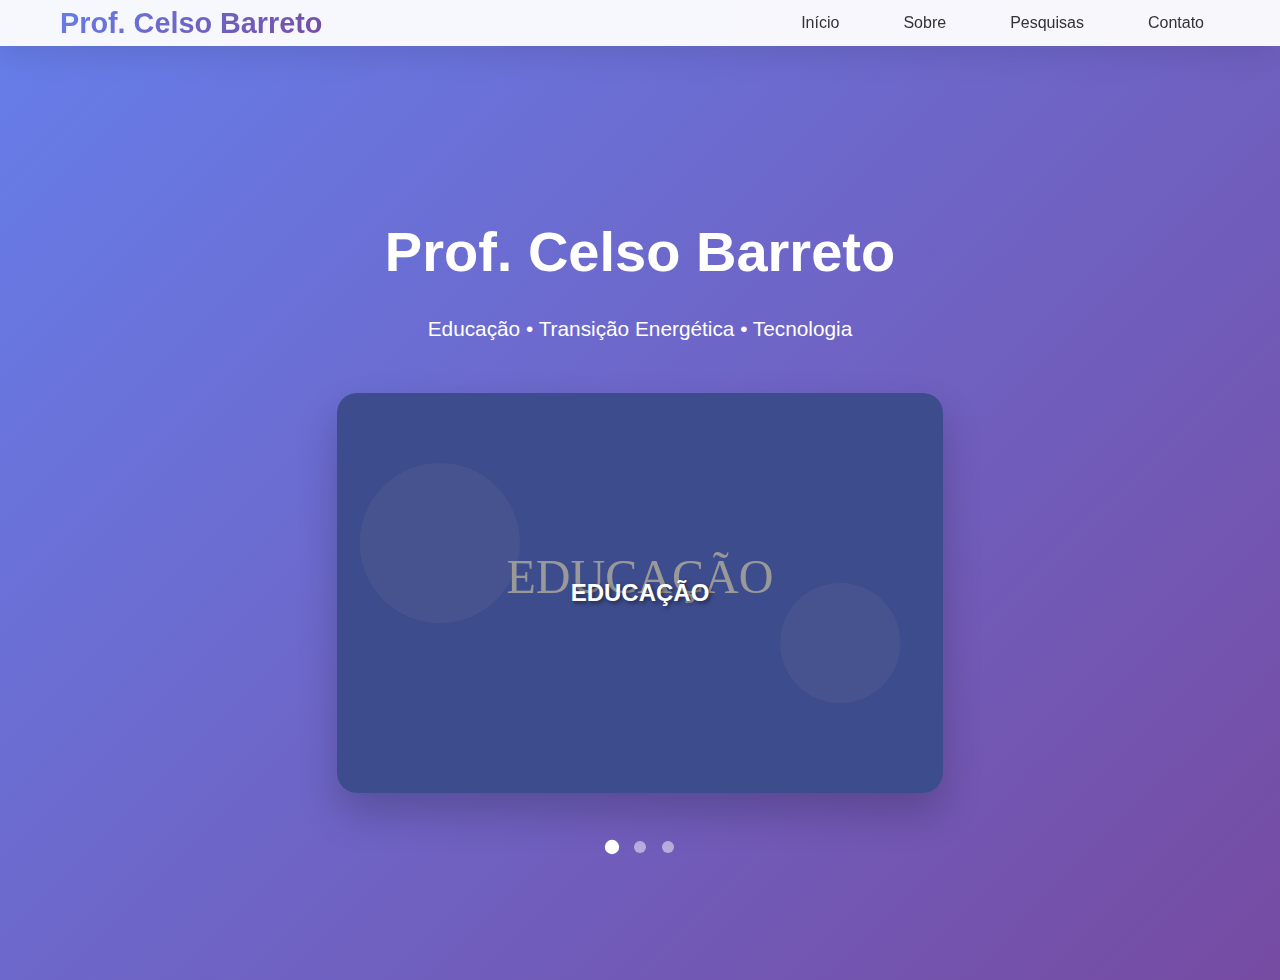
<file: index.html>
<!DOCTYPE html>
<html lang="pt-BR">
<head>
    <meta charset="UTF-8">
    <meta name="viewport" content="width=device-width, initial-scale=1.0">
    <title>Prof. Celso Barreto</title>
    <link rel="stylesheet" href="inicio.css">
    
</head>
<body>
    <header>
        <nav class="container">
            <div class="logo">Prof. Celso Barreto</div>
            <ul class="nav-links">
                <li><a href="index.html">Início</a></li>
                <li><a href="sobre.html">Sobre</a></li>
                <li><a href="pesquisa.html">Pesquisas</a></li>
                <li><a href="contato.html">Contato</a></li>
            </ul>
            <div class="menu-toggle" onclick="toggleMenu()">
                <span></span>
                <span></span>
                <span></span>
            </div>
        </nav>
    </header>


    <main>
        <section id="home">
            <div class="container">
                <div class="hero-content">
                    <h1>Prof. Celso Barreto</h1>
                    <p>Educação • Transição Energética • Tecnologia</p>
                    
                    <div class="carousel-container">
                        <div class="carousel" id="carousel">
                            <div class="carousel-slide slide1"><div>EDUCAÇÃO</div></div>
                            <div class="carousel-slide slide2"><div>TRANSIÇÃO ENERGÉTICA</div></div>
                            <div class="carousel-slide slide3"><div>TECNOLOGIA</div></div>
                        </div>
                    </div>
                    
                    <div class="carousel-nav">
                        <div class="carousel-dot active" onclick="goToSlide(0)"></div>
                        <div class="carousel-dot" onclick="goToSlide(1)"></div>
                        <div class="carousel-dot" onclick="goToSlide(2)"></div>
                    </div>
                </div>
            </div>
        </section>
    </main>

    <script>
        function toggleMenu() {
            document.querySelector('.nav-links').classList.toggle('active');
            document.querySelector('.menu-toggle').classList.toggle('active');
        }
        
        let currentSlide = 0;
        const slides = document.querySelectorAll('.carousel-slide');
        const dots = document.querySelectorAll('.carousel-dot');
        
        function goToSlide(index) {
            currentSlide = index;
            document.getElementById('carousel').style.transform = `translateX(-${index * 100}%)`;
            dots.forEach((dot, i) => dot.classList.toggle('active', i === index));
        }
        
        function nextSlide() {
            currentSlide = (currentSlide + 1) % slides.length;
            goToSlide(currentSlide);
        }
        
        setInterval(nextSlide, 5000);
        
        window.addEventListener('resize', () => {
            if (window.innerWidth > 768) {
                document.querySelector('.nav-links').classList.remove('active');
                document.querySelector('.menu-toggle').classList.remove('active');
            }
        });
        
        let lastScroll = 0;
        window.addEventListener('scroll', () => {
            const header = document.querySelector('header');
            const currentScroll = window.pageYOffset;
            
            if (currentScroll > lastScroll && currentScroll > 100) {
                header.style.transform = 'translateY(-100%)';
            } else {
                header.style.transform = 'translateY(0)';
            }
            
            lastScroll = currentScroll;
        });
    </script>
</body>
</html>
</file>
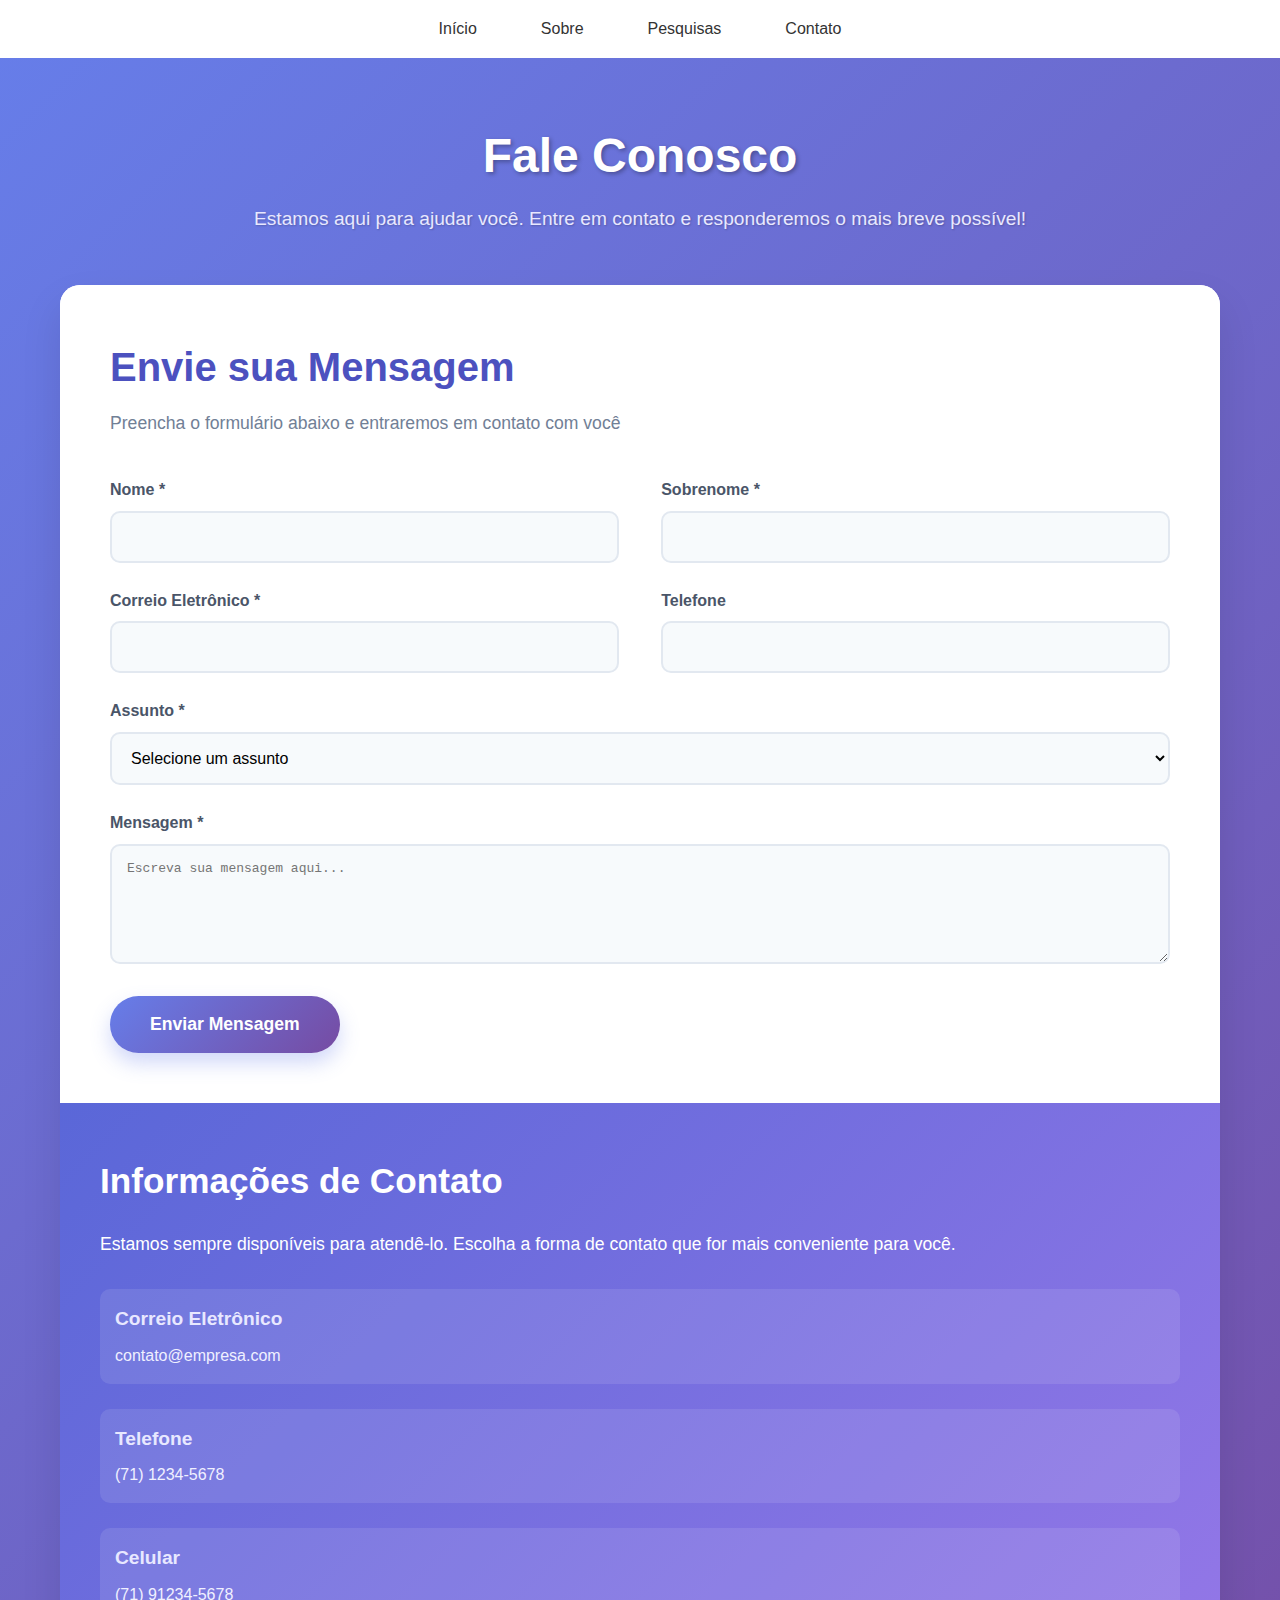
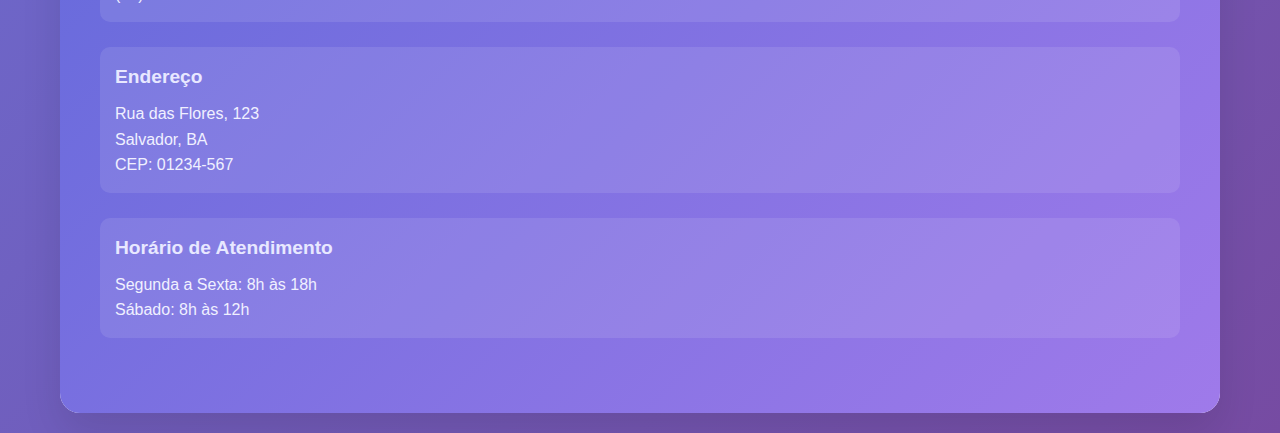
<file: contato.html>
<!DOCTYPE html>
<html lang="pt-BR">
<head>
    <meta charset="UTF-8">
    <meta name="viewport" content="width=device-width, initial-scale=1.0">
       <title>Prof. Celso Barreto</title>
    <link rel="stylesheet" href="contato.css">
   
</head>
<body>
 
    <nav>
        <ul class="nav-list">
            <li><a href="index.html">Início</a></li>
            <li><a href="sobre.html">Sobre</a></li>
            <li><a href="pesquisa.html">Pesquisas</a></li>
            <li><a href="contato.html">Contato</a></li>
        </ul>
    </nav>




    <div class="recipiente">
        <div class="cabecalho">
            <h1>Fale Conosco</h1>
            <p>Estamos aqui para ajudar você. Entre em contato e responderemos o mais breve possível!</p>
        </div>

        <div class="conteudo-principal">
            <div class="secao-formulario">
                <h2 class="titulo-formulario">Envie sua Mensagem</h2>
                <p class="subtitulo-formulario">Preencha o formulário abaixo e entraremos em contato com você</p>
                
                <form>
                    <div class="linha-formulario">
                        <div class="coluna-formulario">
                            <div class="grupo-formulario">
                                <label for="nome">Nome *</label>
                                <input type="text" id="nome" name="nome" required>
                            </div>
                        </div>
                        <div class="coluna-formulario">
                            <div class="grupo-formulario">
                                <label for="sobrenome">Sobrenome *</label>
                                <input type="text" id="sobrenome" name="sobrenome" required>
                            </div>
                        </div>
                    </div>

                    <div class="linha-formulario">
                        <div class="coluna-formulario">
                            <div class="grupo-formulario">
                                <label for="email">Correio Eletrônico *</label>
                                <input type="email" id="email" name="email" required>
                            </div>
                        </div>
                        <div class="coluna-formulario">
                            <div class="grupo-formulario">
                                <label for="telefone">Telefone</label>
                                <input type="tel" id="telefone" name="telefone">
                            </div>
                        </div>
                    </div>

                    <div class="grupo-formulario">
                        <label for="assunto">Assunto *</label>
                        <select id="assunto" name="assunto" required>
                            <option value="">Selecione um assunto</option>
                            <option value="geral">Informações Gerais</option>
                            <option value="suporte">Suporte Técnico</option>
                            <option value="vendas">Vendas</option>
                            <option value="parcerias">Parcerias</option>
                            <option value="outros">Outros</option>
                        </select>
                    </div>

                    <div class="grupo-formulario">
                        <label for="mensagem">Mensagem *</label>
                        <textarea id="mensagem" name="mensagem" placeholder="Escreva sua mensagem aqui..." required></textarea>
                    </div>

                    <button type="submit" class="botao-enviar">Enviar Mensagem</button>
                </form>
            </div>

            <div class="secao-informacoes">
                <h2 class="titulo-informacoes">Informações de Contato</h2>
                <p class="texto-informacoes">Estamos sempre disponíveis para atendê-lo. Escolha a forma de contato que for mais conveniente para você.</p>
                
                <div class="item-contato">
                    <h3>Correio Eletrônico</h3>
                    <p>contato@empresa.com</p>
                </div>
                
                <div class="item-contato">
                    <h3>Telefone</h3>
                    <p>(71) 1234-5678</p>
                </div>
                
                <div class="item-contato">
                    <h3>Celular</h3>
                    <p>(71) 91234-5678</p>
                </div>
                
                <div class="item-contato">
                    <h3>Endereço</h3>
                    <p>Rua das Flores, 123<br>Salvador, BA<br>CEP: 01234-567</p>
                </div>
                
                <div class="item-contato">
                    <h3>Horário de Atendimento</h3>
                    <p>Segunda a Sexta: 8h às 18h<br>Sábado: 8h às 12h</p>
                </div>
            </div>
        </div>
    </div>
</body>
</html>
</file>
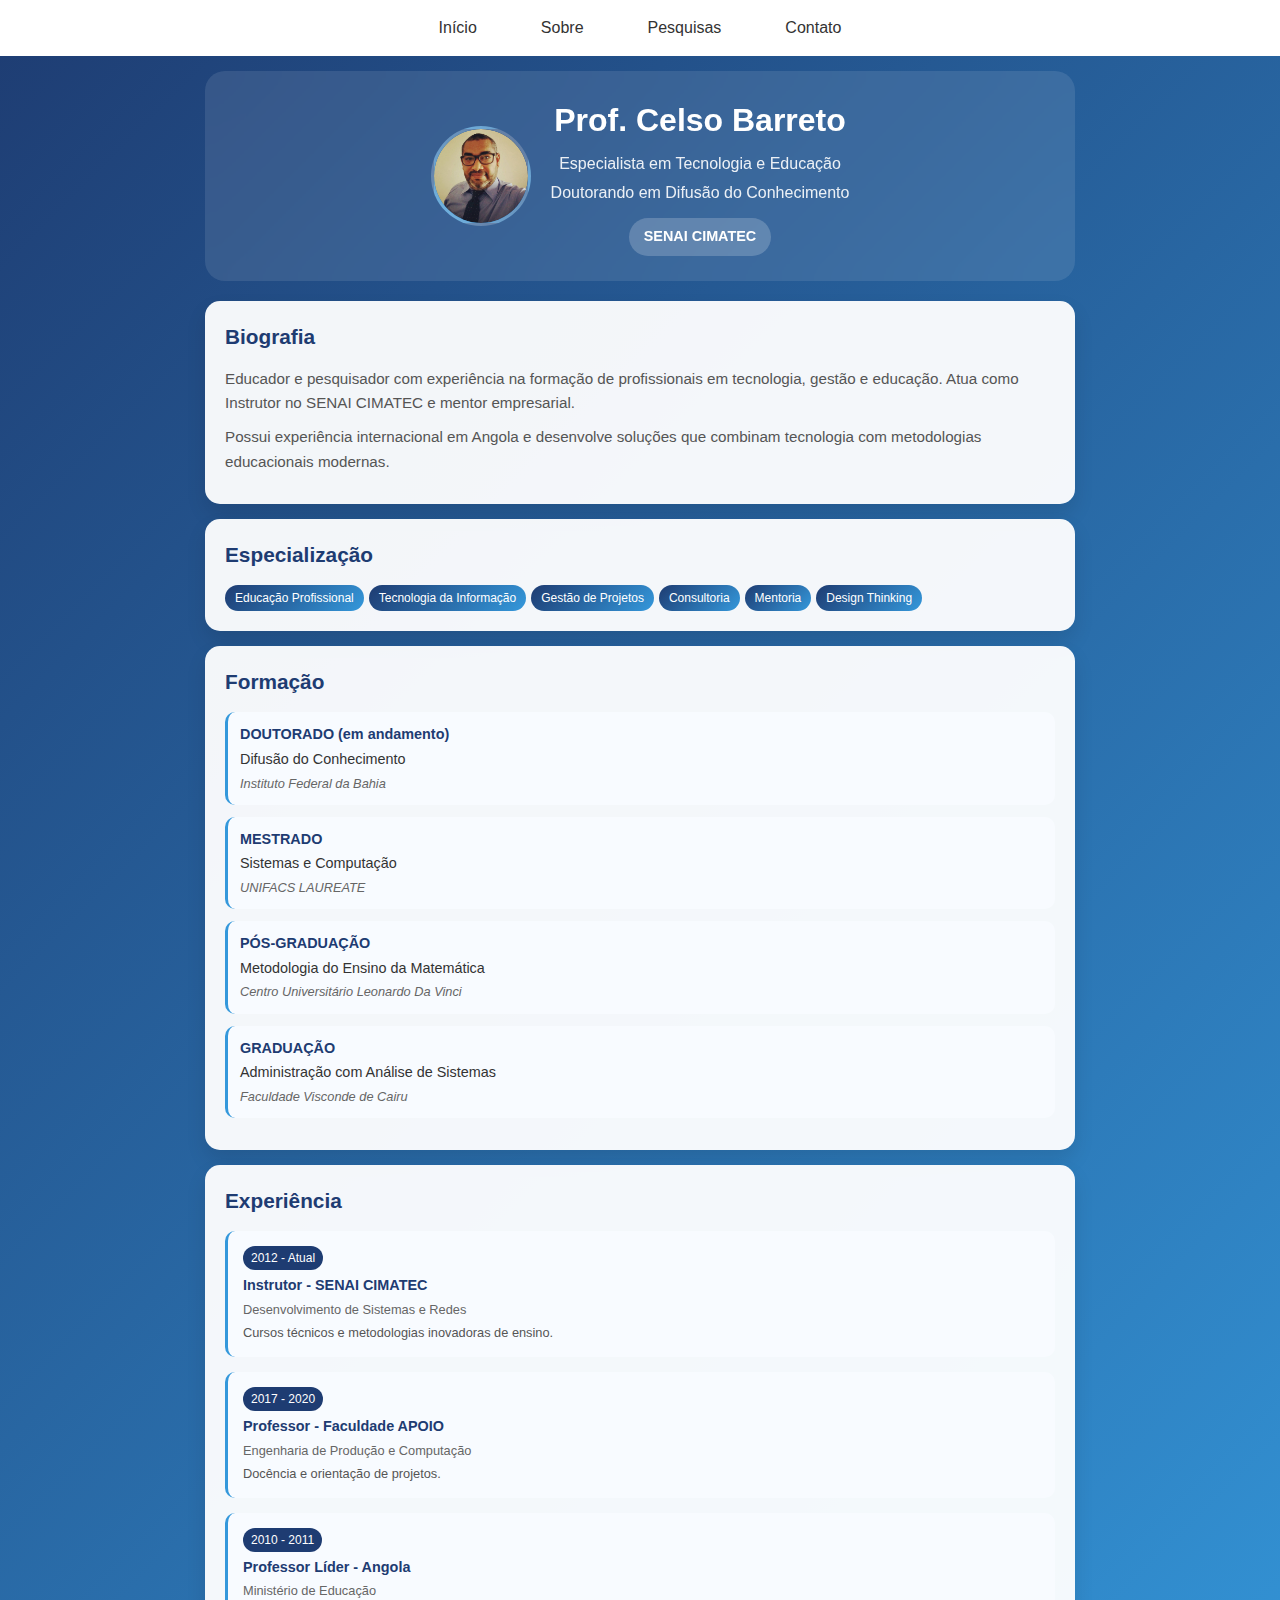
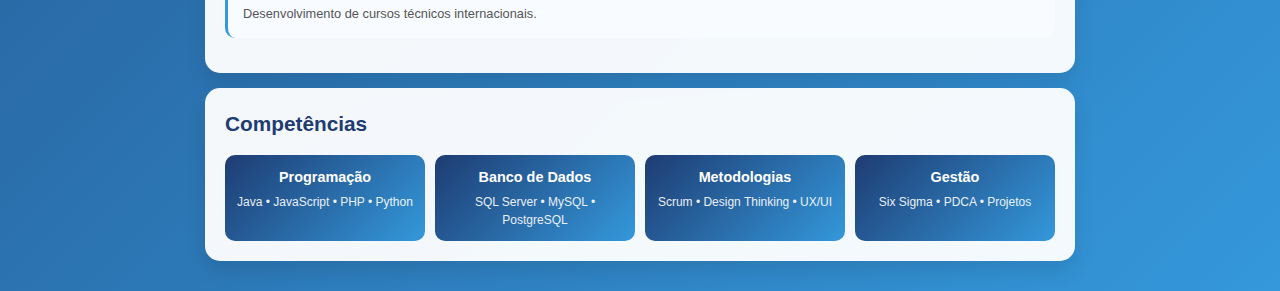
<file: sobre.html>
<html lang="pt-BR">
<head>
    <meta charset="UTF-8">
    <meta name="viewport" content="width=device-width, initial-scale=1.0">
    <title>Prof. Celso Barreto</title>
    <link rel="stylesheet" href="sobre.css">
</head>
<body>

 <nav>
        <ul class="nav-list">
            <li><a href="index.html">Início</a></li>
            <li><a href="sobre.html">Sobre</a></li>
            <li><a href="pesquisa.html">Pesquisas</a></li>
            <li><a href="contato.html">Contato</a></li>
        </ul>
    </nav>

    <div class="container">
   
        <header class="header">
            <div class="profile">
                <div class="photo"><img src="img/celso.png" alt="Prof. Celso Barreto"></div>
                <div class="info">
                    <h1>Prof. Celso Barreto</h1>
                    <p>Especialista em Tecnologia e Educação</p>
                    <p>Doutorando em Difusão do Conhecimento</p>
                    <div class="institution">SENAI CIMATEC</div>
                </div>
            </div>
        </header>

        
        <section class="section">
            <h2>Biografia</h2>
            <div class="bio">
                <p>Educador e pesquisador com experiência na formação de profissionais em tecnologia, gestão e educação. Atua como Instrutor no SENAI CIMATEC e mentor empresarial.</p>
                <p>Possui experiência internacional em Angola e desenvolve soluções que combinam tecnologia com metodologias educacionais modernas.</p>
            </div>
        </section>

       
        <section class="section">
            <h2>Especialização</h2>
            <div class="badges">
                <div class="badge">Educação Profissional</div>
                <div class="badge">Tecnologia da Informação</div>
                <div class="badge">Gestão de Projetos</div>
                <div class="badge">Consultoria</div>
                <div class="badge">Mentoria</div>
                <div class="badge">Design Thinking</div>
            </div>
        </section>

     
        <section class="section">
            <h2> Formação</h2>
            <div class="education-item">
                <div class="degree">DOUTORADO (em andamento)</div>
                <div class="course">Difusão do Conhecimento</div>
                <div class="school">Instituto Federal da Bahia</div>
            </div>
            <div class="education-item">
                <div class="degree">MESTRADO</div>
                <div class="course">Sistemas e Computação</div>
                <div class="school">UNIFACS LAUREATE</div>
            </div>
            <div class="education-item">
                <div class="degree">PÓS-GRADUAÇÃO</div>
                <div class="course">Metodologia do Ensino da Matemática</div>
                <div class="school">Centro Universitário Leonardo Da Vinci</div>
            </div>
            <div class="education-item">
                <div class="degree">GRADUAÇÃO</div>
                <div class="course">Administração com Análise de Sistemas</div>
                <div class="school">Faculdade Visconde de Cairu</div>
            </div>
        </section>

     
        <section class="section">
            <h2>Experiência</h2>
            <div class="timeline-item">
                <div class="period">2012 - Atual</div>
                <div class="position">Instrutor - SENAI CIMATEC</div>
                <div class="company">Desenvolvimento de Sistemas e Redes</div>
                <div class="description">Cursos técnicos e metodologias inovadoras de ensino.</div>
            </div>
            <div class="timeline-item">
                <div class="period">2017 - 2020</div>
                <div class="position">Professor - Faculdade APOIO</div>
                <div class="company">Engenharia de Produção e Computação</div>
                <div class="description">Docência e orientação de projetos.</div>
            </div>
            <div class="timeline-item">
                <div class="period">2010 - 2011</div>
                <div class="position">Professor Líder - Angola</div>
                <div class="company">Ministério de Educação</div>
                <div class="description">Desenvolvimento de cursos técnicos internacionais.</div>
            </div>
        </section>

        
        <section class="section">
            <h2> Competências</h2>
            <div class="skills">
                <div class="skill">
                    <div class="skill-title">Programação</div>
                    <div class="skill-list">Java • JavaScript • PHP • Python</div>
                </div>
                <div class="skill">
                    <div class="skill-title">Banco de Dados</div>
                    <div class="skill-list">SQL Server • MySQL • PostgreSQL</div>
                </div>
                <div class="skill">
                    <div class="skill-title">Metodologias</div>
                    <div class="skill-list">Scrum • Design Thinking • UX/UI</div>
                </div>
                <div class="skill">
                    <div class="skill-title">Gestão</div>
                    <div class="skill-list">Six Sigma • PDCA • Projetos</div>
                </div>
            </div>
        </section>
    </div>
</body>
</html>
</file>
<file: inicio.css>
* { margin: 0; padding: 0; box-sizing: border-box; }
        
        body {
            font-family: 'Inter', -apple-system, BlinkMacSystemFont, sans-serif;
            line-height: 1.6;
            color: #333;
            background: linear-gradient(135deg, #667eea 0%, #764ba2 100%);
            min-height: 100vh;
        }
        
        .container { max-width: 1200px; margin: 0 auto; padding: 0 20px; }
        
     
        header {
            background: rgba(255, 255, 255, 0.95);
            backdrop-filter: blur(20px);
            box-shadow: 0 8px 32px rgba(0, 0, 0, 0.1);
            position: fixed;
            top: 0;
            width: 100%;
            z-index: 1000;
            transition: all 0.3s ease;
        }
        
        nav {
            display: flex;
            justify-content: space-between;
            align-items: center;
            padding: 1rem 0;
        }
        
        .logo {
            font-size: 1.8rem;
            font-weight: 700;
            background: linear-gradient(135deg, #667eea, #764ba2);
            -webkit-background-clip: text;
            -webkit-text-fill-color: transparent;
            background-clip: text;
        }
        
        .nav-links {
            display: flex;
            list-style: none;
            gap: 2rem;
        }
        
        .nav-links a {
            text-decoration: none;
            color: #333;
            font-weight: 500;
            transition: all 0.3s ease;
            padding: 0.5rem 1rem;
            border-radius: 25px;
        }
        
        .nav-links a:hover {
            background: linear-gradient(135deg, #667eea, #764ba2);
            color: white;
            transform: translateY(-2px);
        }
        
        .menu-toggle {
            display: none;
            flex-direction: column;
            cursor: pointer;
        }
        
        .menu-toggle span {
            width: 25px;
            height: 3px;
            background: #333;
            margin: 3px 0;
            transition: 0.3s;
        }
    
        main { margin-top: 80px; }
        
        #home {
            display: flex;
            align-items: center;
            justify-content: center;
            text-align: center;
            color: white;
            min-height: 100vh;
            padding: 4rem 0;
        }
        
        .hero-content h1 {
            font-size: 3.5rem;
            margin-bottom: 1rem;
            animation: fadeInUp 1s ease forwards;
        }
        
        .hero-content p {
            font-size: 1.3rem;
            margin-bottom: 2rem;
            animation: fadeInUp 1s ease 0.3s forwards;
        }
        
        .carousel-container {
            position: relative;
            max-width: 800px;
            margin: 3rem auto;
            border-radius: 20px;
            overflow: hidden;
            box-shadow: 0 20px 40px rgba(0, 0, 0, 0.2);
        }
        
        .carousel {
            display: flex;
            transition: transform 0.5s ease;
        }
        
        .carousel-slide {
            min-width: 100%;
            height: 400px;
            display: flex;
            align-items: center;
            justify-content: center;
            color: white;
            font-size: 1.5rem;
            font-weight: 600;
            text-shadow: 2px 2px 4px rgba(0, 0, 0, 0.5);
        }
        
        .slide1 { background: linear-gradient(rgba(0,0,0,0.4), rgba(0,0,0,0.4)), url('data:image/svg+xml,<svg xmlns="http://www.w3.org/2000/svg" viewBox="0 0 800 400"><rect fill="%23667eea" width="800" height="400"/><circle cx="200" cy="150" r="80" fill="%23ffffff" opacity="0.1"/><circle cx="600" cy="250" r="60" fill="%23ffffff" opacity="0.1"/><text x="400" y="200" text-anchor="middle" fill="white" font-size="48" font-family="Inter">EDUCAÇÃO</text></svg>') center/cover; }
        .slide2 { background: linear-gradient(rgba(0,0,0,0.4), rgba(0,0,0,0.4)), url('data:image/svg+xml,<svg xmlns="http://www.w3.org/2000/svg" viewBox="0 0 800 400"><rect fill="%2352b788" width="800" height="400"/><polygon points="150,100 250,100 200,200" fill="%23ffffff" opacity="0.1"/><polygon points="550,150 650,150 600,250" fill="%23ffffff" opacity="0.1"/><text x="400" y="200" text-anchor="middle" fill="white" font-size="36" font-family="Inter">TRANSIÇÃO ENERGÉTICA</text></svg>') center/cover; }
        .slide3 { background: linear-gradient(rgba(0,0,0,0.4), rgba(0,0,0,0.4)), url('data:image/svg+xml,<svg xmlns="http://www.w3.org/2000/svg" viewBox="0 0 800 400"><rect fill="%23764ba2" width="800" height="400"/><rect x="150" y="120" width="80" height="80" fill="%23ffffff" opacity="0.1"/><rect x="570" y="180" width="60" height="60" fill="%23ffffff" opacity="0.1"/><text x="400" y="200" text-anchor="middle" fill="white" font-size="48" font-family="Inter">TECNOLOGIA</text></svg>') center/cover; }
        
        .carousel-nav {
            display: flex;
            justify-content: center;
            gap: 1rem;
            margin-top: 2rem;
        }
        
        .carousel-dot {
            width: 12px;
            height: 12px;
            border-radius: 50%;
            background: rgba(255, 255, 255, 0.5);
            cursor: pointer;
            transition: all 0.3s ease;
        }
        
        .carousel-dot.active {
            background: white;
            transform: scale(1.2);
        }
        
        @keyframes fadeInUp {
            from { opacity: 0; transform: translateY(30px); }
            to { opacity: 1; transform: translateY(0); }
        }
        
     
        @media (max-width: 768px) {
            .nav-links {
                position: fixed;
                top: 80px;
                left: -100%;
                width: 100%;
                height: calc(100vh - 80px);
                background: rgba(255, 255, 255, 0.98);
                backdrop-filter: blur(20px);
                flex-direction: column;
                justify-content: flex-start;
                align-items: center;
                padding-top: 2rem;
                transition: left 0.3s ease;
            }
            
            .nav-links.active { left: 0; }
            .menu-toggle { display: flex; }
            .menu-toggle.active span:nth-child(1) { transform: rotate(-45deg) translate(-5px, 6px); }
            .menu-toggle.active span:nth-child(2) { opacity: 0; }
            .menu-toggle.active span:nth-child(3) { transform: rotate(45deg) translate(-5px, -6px); }
            
            .hero-content h1 { font-size: 2.5rem; }
            .hero-content p { font-size: 1.1rem; }
            .carousel-slide { height: 250px; font-size: 1.2rem; }
        }
        
        @media (max-width: 480px) {
            .container { padding: 0 15px; }
            .hero-content h1 { font-size: 2rem; }
        }
</file>
<file: contato.css>
* {
            margin: 0;
            padding: 0;
            box-sizing: border-box;
        }

        body {
            font-family: Arial, sans-serif;
            background: linear-gradient(135deg, #667eea 0%, #764ba2 100%);
            min-height: 100vh;
            color: #333;
            line-height: 1.6;
        }

         nav {
            background-color: white;
            padding: 1rem 0;
        }
        
        .nav-list {
            list-style: none;
            display: flex;
            justify-content: center;
            gap: 2rem;
            margin: 0;
            padding: 0;
        }
        
        .nav-list a {
            text-decoration: none;
            color: #333;
            padding: 0.5rem 1rem;
        }
        
        .nav-list a:hover {
            color: #007bff;
        }

        .recipiente {
            max-width: 1200px;
            margin: 0 auto;
            padding: 20px;
        }

        .cabecalho {
            text-align: center;
            margin-bottom: 50px;
            padding-top: 40px;
        }

        .cabecalho h1 {
            color: #fff;
            font-size: 3em;
            text-shadow: 2px 2px 4px rgba(0,0,0,0.3);
            margin-bottom: 10px;
        }

        .cabecalho p {
            color: #e8e8ff;
            font-size: 1.2em;
            text-shadow: 1px 1px 2px rgba(0,0,0,0.2);
        }

        .conteudo-principal {
            background: rgba(255, 255, 255, 0.95);
            border-radius: 20px;
            box-shadow: 0 20px 40px rgba(0,0,0,0.1);
            overflow: hidden;
        }

        .secao-formulario {
            width: 100%;
            padding: 50px;
            background: #fff;
        }

        .titulo-formulario {
            color: #4c51bf;
            font-size: 2.5em;
            margin-bottom: 10px;
            font-weight: bold;
        }

        .subtitulo-formulario {
            color: #718096;
            font-size: 1.1em;
            margin-bottom: 40px;
        }

        .grupo-formulario {
            margin-bottom: 25px;
        }

        .grupo-formulario label {
            display: block;
            color: #4a5568;
            font-weight: 600;
            margin-bottom: 8px;
        }

        .grupo-formulario input,
        .grupo-formulario textarea,
        .grupo-formulario select {
            width: 100%;
            padding: 15px;
            border: 2px solid #e2e8f0;
            border-radius: 10px;
            font-size: 1em;
            transition: all 0.3s ease;
            background: #f7fafc;
        }

        .grupo-formulario input:focus,
        .grupo-formulario textarea:focus,
        .grupo-formulario select:focus {
            outline: none;
            border-color: #667eea;
            background: #fff;
            box-shadow: 0 0 0 3px rgba(102, 126, 234, 0.1);
        }

        .grupo-formulario textarea {
            min-height: 120px;
            resize: vertical;
        }

        .linha-formulario {
            overflow: hidden;
        }

        .coluna-formulario {
            float: left;
            width: 48%;
        }

        .coluna-formulario:first-child {
            margin-right: 4%;
        }

        .botao-enviar {
            background: linear-gradient(135deg, #667eea 0%, #764ba2 100%);
            color: white;
            padding: 18px 40px;
            border: none;
            border-radius: 50px;
            font-size: 1.1em;
            font-weight: 600;
            cursor: pointer;
            transition: all 0.3s ease;
            box-shadow: 0 10px 20px rgba(102, 126, 234, 0.3);
        }

        .botao-enviar:hover {
            transform: translateY(-3px);
            box-shadow: 0 15px 30px rgba(102, 126, 234, 0.4);
        }

        .secao-informacoes {
            width: 100%;
            background: linear-gradient(135deg, #5a67d8 0%, #9f7aea 100%);
            color: white;
            padding: 50px 40px;
        }

        .titulo-informacoes {
            font-size: 2.2em;
            margin-bottom: 20px;
            font-weight: bold;
        }

        .texto-informacoes {
            font-size: 1.1em;
            margin-bottom: 30px;
            line-height: 1.7;
        }

        .item-contato {
            margin-bottom: 25px;
            padding: 15px;
            background: rgba(255, 255, 255, 0.1);
            border-radius: 10px;
        }

        .item-contato h3 {
            font-size: 1.2em;
            margin-bottom: 8px;
            color: #e8e8ff;
        }

        .item-contato p {
            font-size: 1em;
            color: #f0f0ff;
        }

   
        @media (max-width: 1024px) {
            .secao-formulario {
                padding: 40px 30px;
            }
            
            .secao-informacoes {
                padding: 40px 25px;
            }
            
            .cabecalho h1 {
                font-size: 2.5em;
            }
        }

        @media (max-width: 768px) {
            .coluna-formulario {
                float: none;
                width: 100%;
                margin-right: 0;
                margin-bottom: 20px;
            }
            
            .cabecalho h1 {
                font-size: 2.2em;
            }
            
            .cabecalho p {
                font-size: 1.1em;
            }
            
            .titulo-formulario {
                font-size: 2em;
            }
            
            .titulo-informacoes {
                font-size: 1.8em;
            }
        }

        @media (max-width: 480px) {
            .recipiente {
                padding: 15px;
            }
            
            .secao-formulario,
            .secao-informacoes {
                padding: 25px 20px;
            }
            
            .cabecalho h1 {
                font-size: 1.8em;
            }
            
            .titulo-formulario {
                font-size: 1.7em;
            }
            
            .titulo-informacoes {
                font-size: 1.5em;
            }
            
            .botao-enviar {
                width: 100%;
                padding: 16px;
            }
        }
</file>
<file: sobre.css>
* {
            margin: 0;
            padding: 0;
            box-sizing: border-box;
        }

        body {
            font-family: 'Segoe UI', Tahoma, Geneva, Verdana, sans-serif;
            line-height: 1.5;
            color: #333;
            background: linear-gradient(135deg, #1e3c72 0%, #3498db 100%);
            min-height: 100vh;
        }
 nav {
            background-color: white;
            padding: 1rem 0;
        }
        
        .nav-list {
            list-style: none;
            display: flex;
            justify-content: center;
            gap: 2rem;
            margin: 0;
            padding: 0;
        }
        
        .nav-list a {
            text-decoration: none;
            color: #333;
            padding: 0.5rem 1rem;
        }
        
        .nav-list a:hover {
            color: #007bff;
        }

        .container {
            max-width: 900px;
            margin: 0 auto;
            padding: 15px;
        }

       
        .header {
            background: rgba(255, 255, 255, 0.1);
            backdrop-filter: blur(15px);
            border-radius: 20px;
            padding: 25px;
            margin-bottom: 20px;
            text-align: center;
            color: white;
        }

        .profile {
            display: flex;
            align-items: center;
            justify-content: center;
            gap: 20px;
            flex-wrap: wrap;
        }

        .photo {
            width: 100px;
            height: 100px;
            border-radius: 50%;
            background: linear-gradient(45deg, #3498db, #1e3c72);
            display: flex;
            align-items: center;
            justify-content: center;
            font-size: 2.5rem;
            color: white;
            border: 3px solid rgba(255,255,255,0.3);
            overflow: hidden;
        }

        .photo img {
            width: 100%;
            height: 100%;
            object-fit: cover;
            border-radius: 50%;
        }

        .info h1 {
            font-size: 2rem;
            margin-bottom: 8px;
        }

        .info p {
            font-size: 1rem;
            margin-bottom: 5px;
            opacity: 0.9;
        }

        .institution {
            background: rgba(255,255,255,0.2);
            padding: 8px 15px;
            border-radius: 25px;
            font-weight: bold;
            display: inline-block;
            margin-top: 8px;
            font-size: 0.9rem;
        }

        .section {
            background: rgba(255, 255, 255, 0.95);
            border-radius: 15px;
            padding: 20px;
            margin-bottom: 15px;
            box-shadow: 0 10px 20px rgba(0,0,0,0.1);
        }

        .section h2 {
            color: #1e3c72;
            margin-bottom: 15px;
            font-size: 1.3rem;
            display: flex;
            align-items: center;
            gap: 8px;
        }

      
        .bio p {
            font-size: 0.95rem;
            line-height: 1.6;
            color: #555;
            margin-bottom: 10px;
        }

     
        .education-item {
            margin-bottom: 12px;
            padding: 12px;
            background: #f8fbff;
            border-radius: 10px;
            border-left: 3px solid #3498db;
        }

        .degree {
            font-weight: bold;
            color: #1e3c72;
            font-size: 0.9rem;
        }

        .course {
            font-size: 0.9rem;
            margin: 3px 0;
        }

        .school {
            color: #666;
            font-size: 0.8rem;
            font-style: italic;
        }

     
        .timeline-item {
            margin-bottom: 15px;
            padding: 15px;
            background: #f8fbff;
            border-radius: 10px;
            border-left: 3px solid #3498db;
        }

        .period {
            background: #1e3c72;
            color: white;
            padding: 3px 8px;
            border-radius: 12px;
            font-size: 0.75rem;
            display: inline-block;
            margin-bottom: 5px;
        }

        .position {
            font-weight: bold;
            color: #1e3c72;
            font-size: 0.9rem;
            margin-bottom: 3px;
        }

        .company {
            color: #666;
            font-size: 0.8rem;
            margin-bottom: 5px;
        }

        .description {
            color: #555;
            font-size: 0.8rem;
            line-height: 1.4;
        }

        .skills {
            display: grid;
            grid-template-columns: repeat(auto-fit, minmax(180px, 1fr));
            gap: 10px;
        }

        .skill {
            background: linear-gradient(135deg, #1e3c72, #3498db);
            color: white;
            padding: 12px;
            border-radius: 10px;
            text-align: center;
        }

        .skill-title {
            font-weight: bold;
            font-size: 0.9rem;
            margin-bottom: 5px;
        }

        .skill-list {
            font-size: 0.75rem;
            opacity: 0.9;
        }


        .badges {
            display: flex;
            flex-wrap: wrap;
            gap: 5px;
        }

        .badge {
            background: linear-gradient(135deg, #1e3c72, #3498db);
            color: white;
            padding: 4px 10px;
            border-radius: 15px;
            font-size: 0.75rem;
        }

      
        @media (max-width: 768px) {
            .profile {
                flex-direction: column;
            }
            
            .info h1 {
                font-size: 1.6rem;
            }
            
            .photo {
                width: 80px;
                height: 80px;
                font-size: 2rem;
            }
            
            .section {
                padding: 15px;
            }
        }
</file>
